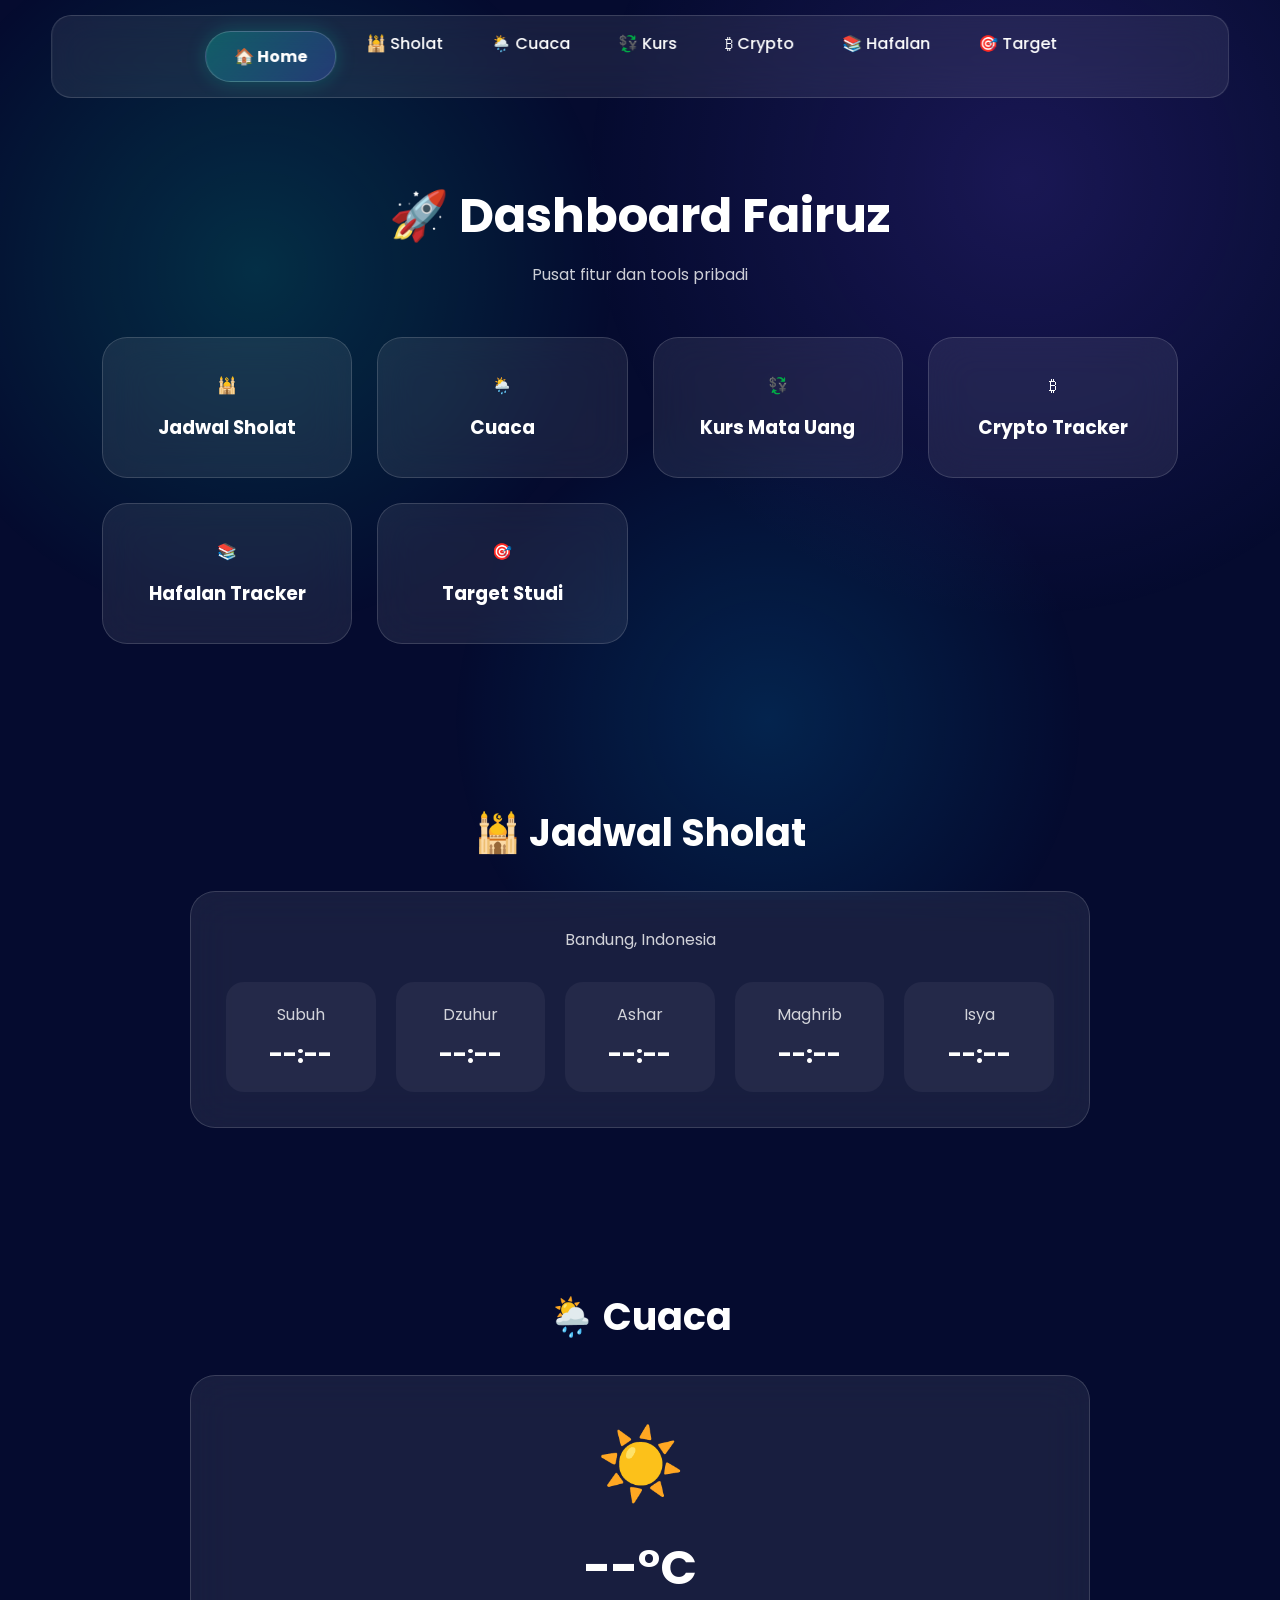
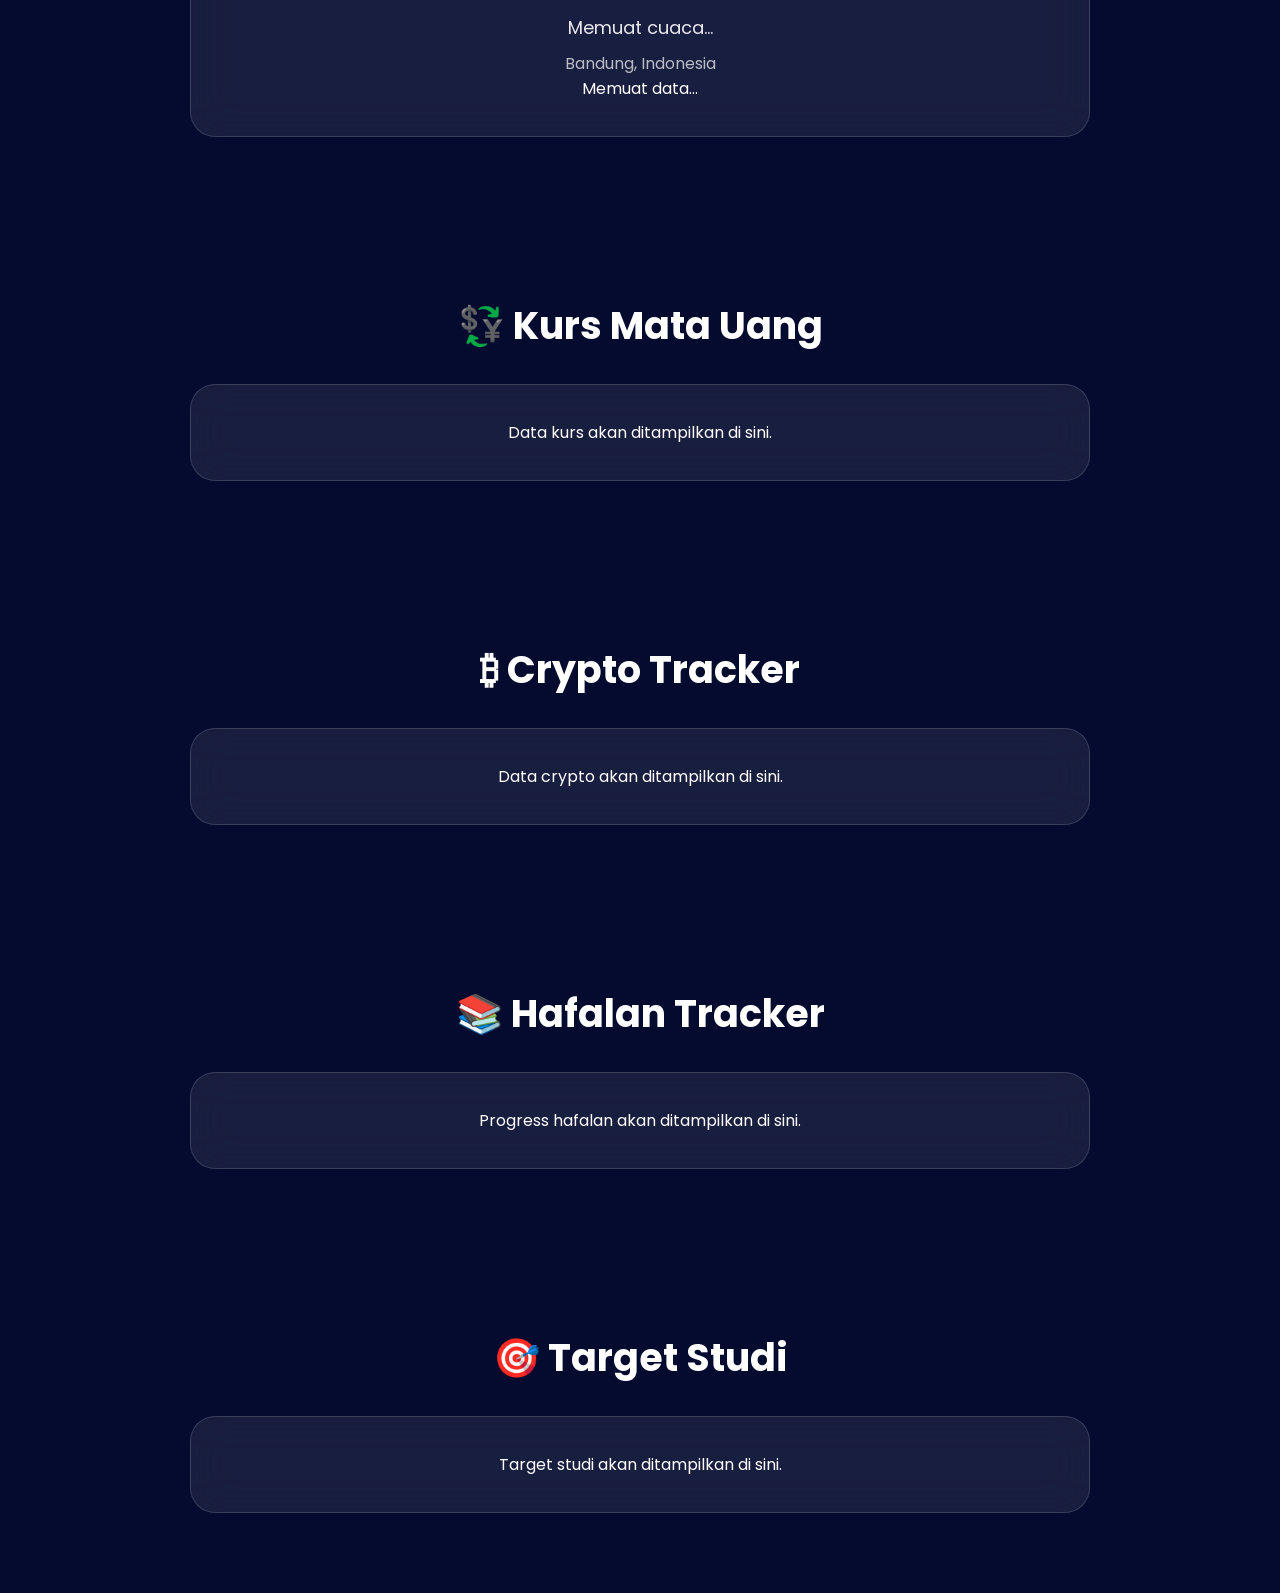
<file: dashboard.html>
<!DOCTYPE html>
<html lang="id">

<head>

<meta charset="UTF-8">
<meta name="viewport" content="width=device-width, initial-scale=1.0">

<title>Dashboard Fairuz</title>

<link rel="stylesheet" href="dashboard.css">

<link href="https://fonts.googleapis.com/css2?family=Poppins:wght@300;400;500;600;700;800&display=swap" rel="stylesheet">

</head>

<body>
<nav class="dashboard-navbar">

<a href="index.html" class="home-btn">
🏠 Home
</a>

<button class="menu-toggle">
☰
</button>

<ul class="dashboard-menu">

<li><a href="#shalat-section">🕌 Sholat</a></li>
<li><a href="#cuaca-section">🌦️ Cuaca</a></li>
<li><a href="#kurs-section">💱 Kurs</a></li>
<li><a href="#crypto-section">₿ Crypto</a></li>
<li><a href="#hafalan-section">📚 Hafalan</a></li>
<li><a href="#target-section">🎯 Target</a></li>

</ul>

</nav>

<div class="dashboard-container">

<h1>🚀 Dashboard Fairuz</h1>

<p class="subtitle">
Pusat fitur dan tools pribadi
</p>

<div class="dashboard-grid">

<div class="dashboard-card"
onclick="location.href='#shalat-section'">
🕌
<h3>Jadwal Sholat</h3>
</div>

<div class="dashboard-card"
onclick="location.href='#cuaca-section'">
🌦️
<h3>Cuaca</h3>
</div>
<div class="dashboard-card"
onclick="location.href='#kurs-section'">
💱
<h3>Kurs Mata Uang</h3>
</div>
<div class="dashboard-card"
onclick="location.href='#crypto-section'">
₿
<h3>Crypto Tracker</h3>
</div>
<div class="dashboard-card"
onclick="location.href='#hafalan-section'">
📚
<h3>Hafalan Tracker</h3>
</div>

<div class="dashboard-card"
onclick="location.href='#target-section'">
🎯
<h3>Target Studi</h3>
</div>

</div>

</div>
  <section id="shalat-section" class="feature-section">

<h2>🕌 Jadwal Sholat</h2>

<div class="feature-card">

<p class="city-name">
Bandung, Indonesia
</p>

<div class="prayer-grid">

<div>
<span>Subuh</span>
<h3 id="subuh">--:--</h3>
</div>

<div>
<span>Dzuhur</span>
<h3 id="dzuhur">--:--</h3>
</div>

<div>
<span>Ashar</span>
<h3 id="ashar">--:--</h3>
</div>

<div>
<span>Maghrib</span>
<h3 id="maghrib">--:--</h3>
</div>

<div>
<span>Isya</span>
<h3 id="isya">--:--</h3>
</div>
</div>

</div>

</section>

<section id="cuaca-section" class="feature-section">

<h2>🌦️ Cuaca</h2>

<div class="feature-card">

<div id="weather-icon">
☀️
</div>

<h3 id="weather-temp">
--°C
</h3>

<p id="weather-desc">
Memuat cuaca...
</p>

<p id="weather-location">
Bandung, Indonesia
</p>
  <p id="weather-updated">
Memuat data...
  </p>

</div>

</section>

<section id="kurs-section" class="feature-section">

<h2>💱 Kurs Mata Uang</h2>

<div class="feature-card">

<p>Data kurs akan ditampilkan di sini.</p>

</div>

</section>

<section id="crypto-section" class="feature-section">

<h2>₿ Crypto Tracker</h2>

<div class="feature-card">

<p>Data crypto akan ditampilkan di sini.</p>

</div>

</section>

<section id="hafalan-section" class="feature-section">

<h2>📚 Hafalan Tracker</h2>

<div class="feature-card">

<p>Progress hafalan akan ditampilkan di sini.</p>

</div>

</section>

<section id="target-section" class="feature-section">

<h2>🎯 Target Studi</h2>

<div class="feature-card">

<p>Target studi akan ditampilkan di sini.</p>

</div>

</section>
  <script>

const menuToggle =
document.querySelector(".menu-toggle");

const dashboardMenu =
document.querySelector(".dashboard-menu");

menuToggle.addEventListener("click", () => {

dashboardMenu.classList.toggle("active");

});

document.addEventListener("click",(e)=>{

if(
!dashboardMenu.contains(e.target)
&&
!menuToggle.contains(e.target)
){

dashboardMenu.classList.remove("active");

}

});

  </script>
  <script src="dashboard.js"></script>
</body>
</body>

</html>
</file>
<file: dashboard.css>
*{
margin:0;
padding:0;
box-sizing:border-box;
font-family:'Poppins',sans-serif;
}

body{
background:#050b2f;
color:white;
min-height:100vh;
overflow-x:hidden;
}

body::before{
content:"";
position:fixed;
top:0;
left:0;
width:100%;
height:100%;

background:
radial-gradient(circle at 20% 30%, rgba(0,255,200,.15), transparent 30%),
radial-gradient(circle at 80% 20%, rgba(120,80,255,.18), transparent 35%),
radial-gradient(circle at 60% 80%, rgba(0,180,255,.15), transparent 30%);

z-index:-2;
}

.dashboard-container{
padding:180px 8% 80px;
text-align:center;
}

.dashboard-container h1{
font-size:48px;
margin-bottom:10px;
}

.subtitle{
opacity:.8;
margin-bottom:50px;
}

.dashboard-grid{
display:grid;
grid-template-columns:
repeat(auto-fit,minmax(220px,1fr));

gap:25px;
}

.dashboard-card{

padding:35px 20px;

border-radius:25px;

background:rgba(255,255,255,.08);

backdrop-filter:blur(20px);

border:1px solid rgba(255,255,255,.15);

transition:.3s;

cursor:pointer;
}

.dashboard-card:hover{

transform:translateY(-8px);

box-shadow:
0 0 30px rgba(75,107,255,.4);

}

.dashboard-card h3{
margin-top:15px;
}

@media(max-width:768px){

.dashboard-container h1{
font-size:34px;
}

}
.dashboard-navbar{

position:fixed;

top:15px;
left:50%;

transform:translateX(-50%);

width:92%;
max-width:1200px;

display:flex;
justify-content:center;
gap:12px;
flex-wrap:wrap;

padding:15px;

background:rgba(255,255,255,.08);

backdrop-filter:blur(20px);

border:1px solid rgba(255,255,255,.15);

border-radius:20px;

z-index:9999;

transition:.4s;
}

.dashboard-navbar a{

text-decoration:none;

color:white;

padding:10px 18px;

border-radius:12px;

transition:.25s;

font-weight:500;
}
.home-btn{

background:
linear-gradient(
135deg,
rgba(0,255,200,.25),
rgba(75,107,255,.25)
);

padding:12px 28px !important;

border-radius:999px !important;

font-weight:700 !important;

border:1px solid rgba(255,255,255,.2);

box-shadow:
0 0 20px rgba(0,255,200,.2);

}

.dashboard-navbar a:hover{

background:rgba(255,255,255,.1);

box-shadow:
0 0 20px rgba(75,107,255,.4);

transform:translateY(-2px);
}

.dashboard-navbar a:active{

transform:scale(.94);

box-shadow:
0 0 25px rgba(139,92,246,.6);
}

.feature-section{

padding:80px 8%;

text-align:center;
}

.feature-section h2{

font-size:38px;

margin-bottom:30px;
}

.feature-card{

max-width:900px;

margin:auto;

padding:35px;

border-radius:25px;

background:rgba(255,255,255,.08);

backdrop-filter:blur(20px);

border:1px solid rgba(255,255,255,.15);
}

.city-name{

opacity:.8;

margin-bottom:30px;
}

.prayer-grid{

display:grid;

grid-template-columns:
repeat(auto-fit,minmax(120px,1fr));

gap:20px;
}

.prayer-grid div{

padding:20px;

border-radius:18px;

background:rgba(255,255,255,.05);
}

.prayer-grid span{

display:block;

margin-bottom:10px;

opacity:.8;
}

.prayer-grid h3{

font-size:24px;
}

#weather-icon{

font-size:70px;

margin-bottom:15px;

animation:weatherFloat 3s ease-in-out infinite;
}

#weather-temp{

font-size:48px;

margin-bottom:10px;
}

#weather-desc{

font-size:18px;

opacity:.9;

margin-bottom:10px;
}

#weather-location{

opacity:.7;
}

@keyframes weatherFloat{

0%,100%{
transform:translateY(0);
}

50%{
transform:translateY(-10px);
}

}

.dashboard-menu{
display:flex;
gap:12px;
list-style:none;
}

.dashboard-menu a{
text-decoration:none;
color:white;
padding:10px 18px;
border-radius:12px;
transition:.25s;
}

.menu-toggle{
display:none;

background:none;
border:none;

color:white;

font-size:30px;

cursor:pointer;
}

@media(max-width:768px){

.dashboard-menu{
display:none;
}

.menu-toggle{
display:block;
}

.dashboard-menu.active{

display:flex;

flex-direction:column;

position:absolute;

top:85px;
left:20px;
right:20px;

padding:20px;

background:rgba(20,20,60,.95);

backdrop-filter:blur(20px);

border-radius:20px;

z-index:9999;h

gap:15px;
}

.dashboard-menu li{
list-style:none;
}

.dashboard-menu a{
display:block;
padding:12px;
text-align:left;
}

}
</file>
